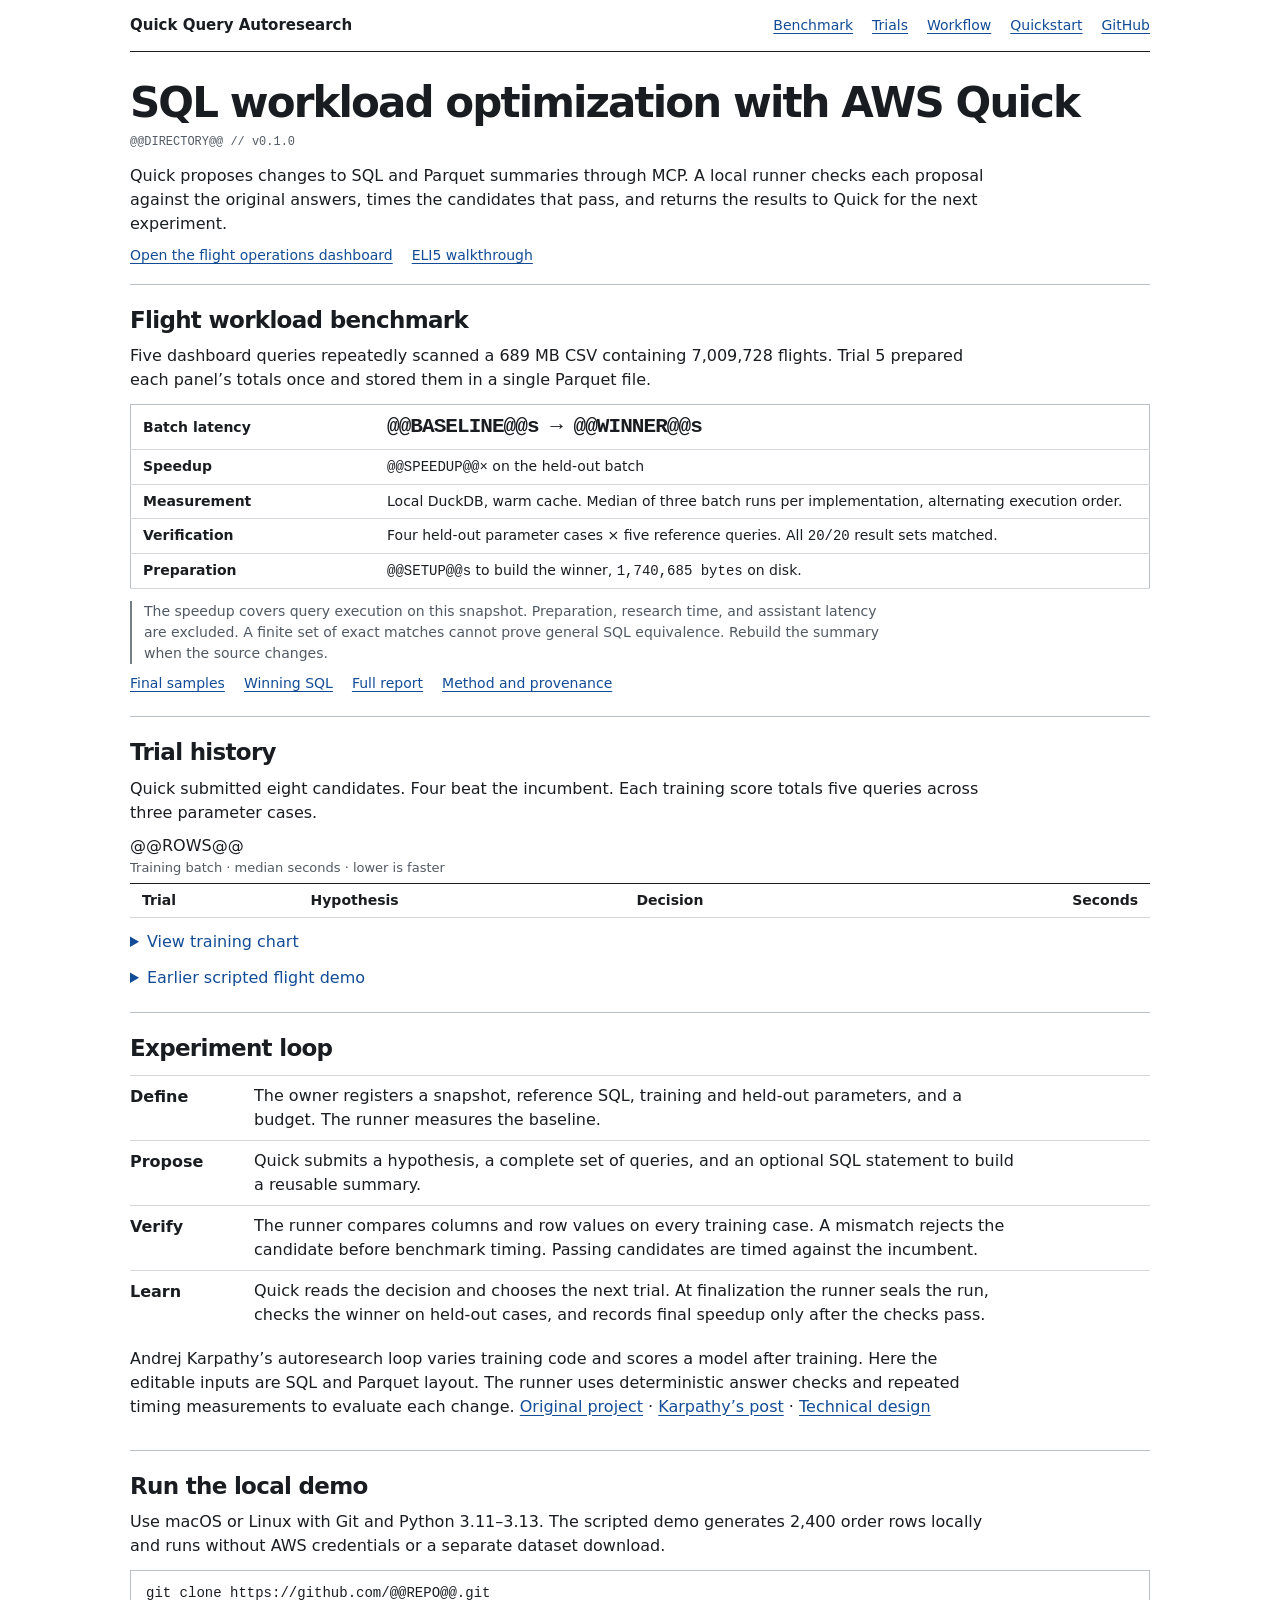
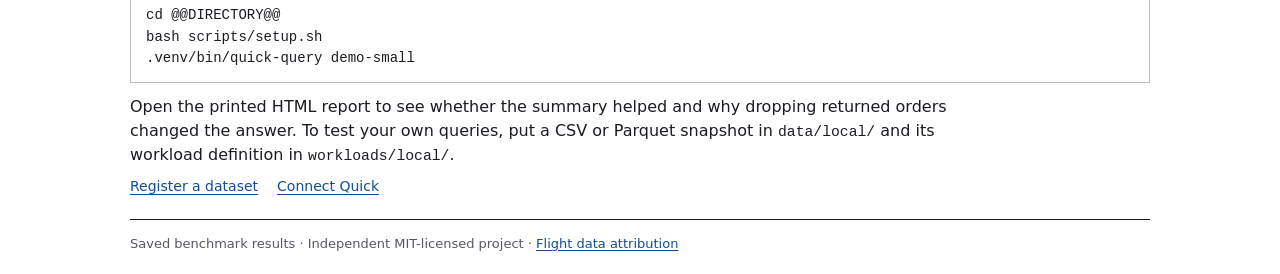
<file: docs/site/index.html>
<!doctype html>
<html lang="en">
<head>
  <meta charset="utf-8">
  <meta name="viewport" content="width=device-width, initial-scale=1">
  <title>AWS Quick Autoresearch · SQL benchmark</title>
  <meta name="description" content="Local DuckDB measurements, verified SQL, and a reproducible MCP experiment loop for AWS Quick.">
  <style>
    :root {
      color-scheme: light;
      --ink: #191d21;
      --muted: #515a64;
      --rule: #b9c0c6;
      --accent: #124c96;
      --mono: "IBM Plex Mono", ui-monospace, SFMono-Regular, Consolas, monospace;
    }
    * { box-sizing: border-box; }
    html { scroll-padding-top: 12px; }
    body { margin: 0; background: #fff; color: var(--ink); font: 16px/1.5 system-ui, sans-serif; }
    header, main, footer { width: min(100% - 36px, 1020px); margin-inline: auto; }
    header { display: flex; justify-content: space-between; align-items: baseline; gap: 12px 28px;
      flex-wrap: wrap; border-bottom: 1px solid var(--ink); padding: 14px 0; }
    header strong { font-size: 15px; }
    nav, .links { display: flex; flex-wrap: wrap; gap: 5px 19px; font-size: 14px; }
    a { color: var(--accent); text-underline-offset: .18em; }
    a:hover { text-decoration-thickness: 2px; }
    :focus-visible { outline: 2px solid var(--accent); outline-offset: 3px; }
    .skip { position: absolute; top: -4rem; background: white; padding: 6px; }
    .skip:focus { top: 0; }
    .intro { padding: 26px 0 18px; }
    h1, h2, dt { line-height: 1.2; font-weight: 680; }
    h1 { font-size: clamp(29px, 4vw, 42px); letter-spacing: -.045em; margin: 0 0 3px; }
    h2 { margin: 0 0 10px; font-size: 23px; letter-spacing: -.03em; }
    p { margin: 9px 0; max-width: 86ch; }
    .meta, figcaption, caption, footer { color: var(--muted); font-size: 13px; }
    .meta { margin: 0 0 12px; }
    section { padding: 22px 0; border-top: 1px solid var(--rule); }
    code, pre, .number { font-family: var(--mono); font-variant-numeric: tabular-nums; }
    code { font-size: .92em; overflow-wrap: anywhere; }
    pre { margin: 12px 0; padding: 12px 15px; border: 1px solid var(--rule);
      overflow-x: auto; font-size: 14px; line-height: 1.55; }
    pre code { font-size: inherit; overflow-wrap: normal; }
    table { border-collapse: collapse; width: 100%; font-size: 14px; }
    th, td { text-align: left; vertical-align: top; padding: 6px 12px; border-bottom: 1px solid #d5d9dd; }
    .bench { border: 1px solid var(--rule); margin: 12px 0; }
    .bench th { width: 24%; font-weight: 560; }
    .bench tr:first-child td { font-size: 21px; font-weight: 650; letter-spacing: -.045em; }
    .bench tr:first-child th { vertical-align: middle; }
    .bench tr:first-child { border-bottom: 1px solid var(--rule); }
    .limit { border-left: 2px solid #747d86; padding-left: 12px; color: var(--muted); font-size: 14px; }
    .scroll { overflow-x: auto; }
    caption { text-align: left; padding-bottom: 6px; }
    .trials thead { border-block: 1px solid var(--ink); }
    .trials td:first-child, .trials td:last-child { font-family: var(--mono); font-variant-numeric: tabular-nums; }
    .trials td:last-child, .trials th:last-child { text-align: right; }
    details { margin: 12px 0 0; }
    summary { cursor: pointer; color: var(--accent); width: fit-content; }
    figure { margin: 10px 0; }
    img { width: 100%; height: auto; display: block; }
    dl { margin: 12px 0; }
    dl > div { display: grid; grid-template-columns: 7rem 1fr; gap: 12px; padding: 8px 0; border-top: 1px solid #d5d9dd; }
    dt { padding-top: 3px; }
    dd { margin: 0; max-width: 76ch; }
    footer { border-top: 1px solid var(--ink); padding: 14px 0 25px; }
    @media (max-width: 600px) {
      header, main, footer { width: calc(100% - 28px); }
      .intro { padding-top: 20px; }
      th, td { padding: 6px; }
      .bench th { width: 30%; }
      .bench tr:first-child td { font-size: 17px; }
      dl > div { grid-template-columns: 4.7rem 1fr; gap: 8px; }
    }
  </style>
</head>
<body>
  <a class="skip" href="#main">Skip to content</a>
  <header>
    <strong>Quick Query Autoresearch</strong>
    <nav aria-label="Contents">
      <a href="#evidence">Benchmark</a><a href="#trials">Trials</a><a href="#method">Workflow</a><a href="#setup">Quickstart</a><a href="https://github.com/@@REPO@@">GitHub</a>
    </nav>
  </header>
  <main id="main">
    <div class="intro">
      <h1>SQL workload optimization with AWS Quick</h1>
      <p class="meta"><code>@@DIRECTORY@@ // v0.1.0</code></p>
      <p>Quick proposes changes to SQL and Parquet summaries through MCP. A local runner checks each proposal against the original answers, times the candidates that pass, and returns the results to Quick for the next experiment.</p>
      <div class="links"><a id="replay" href="flight-operations.html">Open the flight operations dashboard</a><a href="https://github.com/@@REPO@@/blob/main/docs/ELI5.md">ELI5 walkthrough</a></div>
    </div>
    <section id="evidence">
      <h2>Flight workload benchmark</h2>
      <p>Five dashboard queries repeatedly scanned a 689 MB CSV containing 7,009,728 flights. Trial 5 prepared each panel’s totals once and stored them in a single Parquet file.</p>
      <table class="bench" aria-label="Held-out benchmark measurements"><tbody>
        <tr><th scope="row">Batch latency</th><td class="number">@@BASELINE@@s → @@WINNER@@s</td></tr>
        <tr><th scope="row">Speedup</th><td><span class="number">@@SPEEDUP@@×</span> on the held-out batch</td></tr>
        <tr><th scope="row">Measurement</th><td>Local DuckDB, warm cache. Median of three batch runs per implementation, alternating execution order.</td></tr>
        <tr><th scope="row">Verification</th><td>Four held-out parameter cases × five reference queries. All <span class="number">20/20</span> result sets matched.</td></tr>
        <tr><th scope="row">Preparation</th><td><span class="number">@@SETUP@@s</span> to build the winner, <span class="number">1,740,685 bytes</span> on disk.</td></tr>
      </tbody></table>
      <p class="limit">The speedup covers query execution on this snapshot. Preparation, research time, and assistant latency are excluded. A finite set of exact matches cannot prove general SQL equivalence. Rebuild the summary when the source changes.</p>
      <div class="links"><a href="results/quick-led/final.json">Final samples</a><a href="results/quick-led/winner.json">Winning SQL</a><a href="results/quick-led/report.html">Full report</a><a href="https://github.com/@@REPO@@/blob/main/docs/RESULTS.md">Method and provenance</a></div>
    </section>
    <section id="trials">
      <h2>Trial history</h2>
      <p>Quick submitted eight candidates. Four beat the incumbent. Each training score totals five queries across three parameter cases.</p>
      <div class="scroll"><table class="trials"><caption>Training batch · median seconds · lower is faster</caption>
        <thead><tr><th scope="col">Trial</th><th scope="col">Hypothesis</th><th scope="col">Decision</th><th scope="col">Seconds</th></tr></thead>
        <tbody>@@ROWS@@</tbody>
      </table></div>
      <details><summary>View training chart</summary><figure><img loading="lazy" src="results/quick-led/progress.png" alt="Training time fell from 14.38 seconds at baseline to 0.0093 seconds at trial 5."><figcaption>Logarithmic time axis. The line tracks the best accepted score.</figcaption></figure></details>
      <details><summary>Earlier scripted flight demo</summary><p>A fixed sequence of proposals produced a 278.1× speedup on a different machine and included an incorrect candidate that the checker rejected. <a href="results/measured/report.html">Scripted run report</a></p></details>
    </section>
    <section id="method">
      <h2>Experiment loop</h2>
      <dl>
        <div><dt>Define</dt><dd>The owner registers a snapshot, reference SQL, training and held-out parameters, and a budget. The runner measures the baseline.</dd></div>
        <div><dt>Propose</dt><dd>Quick submits a hypothesis, a complete set of queries, and an optional SQL statement to build a reusable summary.</dd></div>
        <div><dt>Verify</dt><dd>The runner compares columns and row values on every training case. A mismatch rejects the candidate before benchmark timing. Passing candidates are timed against the incumbent.</dd></div>
        <div><dt>Learn</dt><dd>Quick reads the decision and chooses the next trial. At finalization the runner seals the run, checks the winner on held-out cases, and records final speedup only after the checks pass.</dd></div>
      </dl>
      <p>Andrej Karpathy’s autoresearch loop varies training code and scores a model after training. Here the editable inputs are SQL and Parquet layout. The runner uses deterministic answer checks and repeated timing measurements to evaluate each change. <a href="https://github.com/karpathy/autoresearch">Original project</a> · <a href="https://x.com/karpathy/status/2029701092347630069">Karpathy’s post</a> · <a href="https://github.com/@@REPO@@/blob/main/docs/ARCHITECTURE.md">Technical design</a></p>
    </section>
    <section id="setup">
      <h2>Run the local demo</h2>
      <p>Use macOS or Linux with Git and Python 3.11–3.13. The scripted demo generates 2,400 order rows locally and runs without AWS credentials or a separate dataset download.</p>
      <pre><code>git clone https://github.com/@@REPO@@.git
cd @@DIRECTORY@@
bash scripts/setup.sh
.venv/bin/quick-query demo-small</code></pre>
      <p>Open the printed HTML report to see whether the summary helped and why dropping returned orders changed the answer. To test your own queries, put a CSV or Parquet snapshot in <code>data/local/</code> and its workload definition in <code>workloads/local/</code>.</p>
      <div class="links"><a href="https://github.com/@@REPO@@/blob/main/docs/WORKLOADS.md">Register a dataset</a><a href="https://github.com/@@REPO@@/blob/main/docs/QUICK.md">Connect Quick</a></div>
    </section>
  </main>
  <script>if (location.hash === "#replay") location.replace("flight-operations.html");</script>
  <footer>Saved benchmark results · Independent MIT-licensed project · <a href="https://github.com/@@REPO@@/blob/main/DATA_SOURCES.md">Flight data attribution</a></footer>
</body>
</html>
</file>
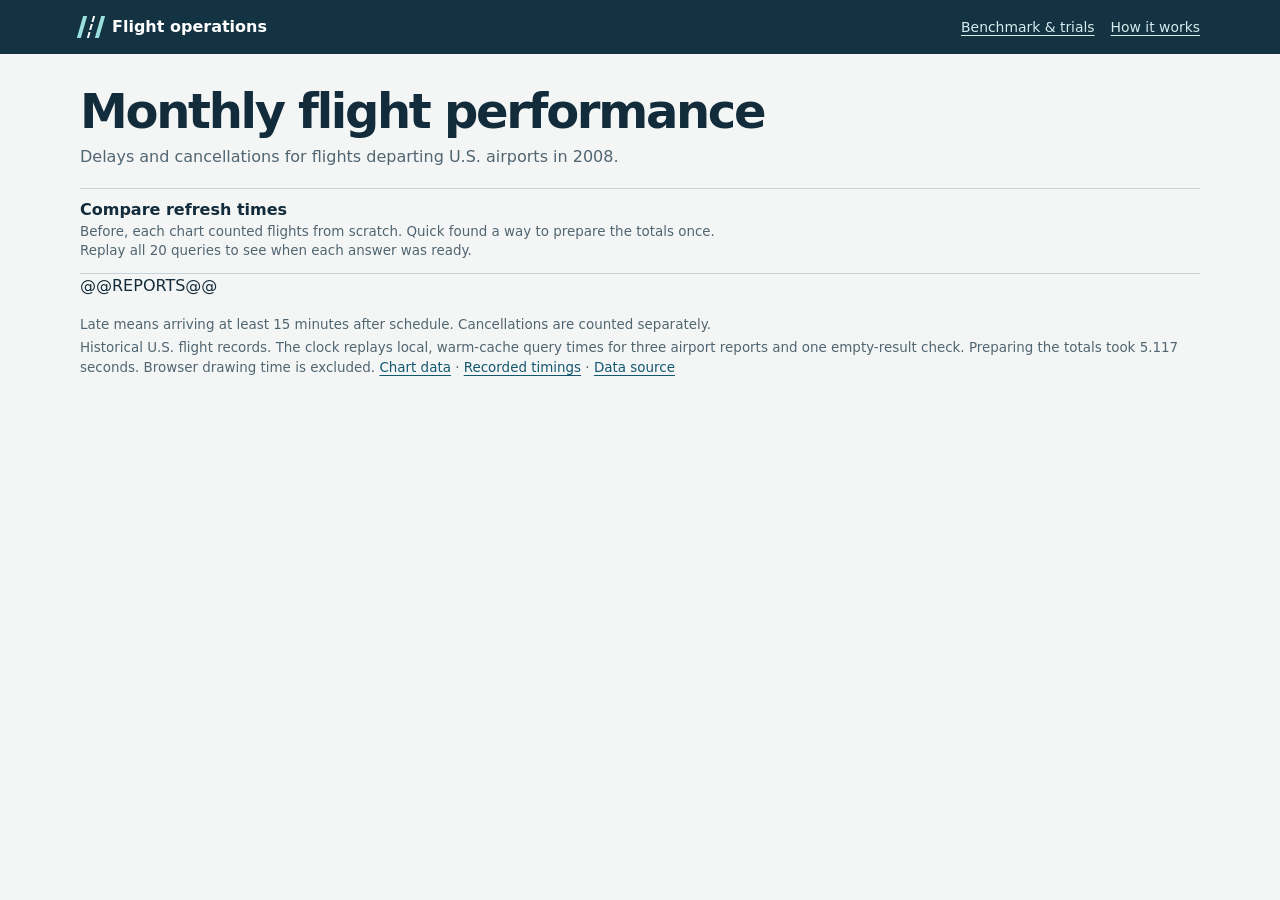
<file: docs/site/flight-operations.html>
<!doctype html>
<html lang="en">
<head>
  <meta charset="utf-8">
  <meta name="viewport" content="width=device-width, initial-scale=1">
  <title>Flight operations · Monthly performance</title>
  <link rel="stylesheet" href="flight-operations.css">
  <script defer src="replay.js"></script>
</head>
<body>
  <a class="skip" href="#reports">Skip to airport report</a>
  <header><div class="wrap mast"><strong><span class="runway" aria-hidden="true"></span>Flight operations</strong><nav><a href="index.html#evidence">Benchmark &amp; trials</a><a href="https://github.com/@@REPO@@/blob/main/docs/ELI5.md">How it works</a></nav></div></header>
  <main class="wrap">
    <div class="heading"><div><h1>Monthly flight performance</h1><p>Delays and cancellations for flights departing U.S. airports in 2008.</p></div>
      <label class="controls" hidden>Airport &amp; reporting month<select id="airport">@@OPTIONS@@</select></label>
    </div>
    <aside aria-label="Compare report refresh times">
      <div class="refresh"><div><h2>Compare refresh times</h2><p>Before, each chart counted flights from scratch. Quick found a way to prepare the totals once.<br>Replay all 20 queries to see when each answer was ready.</p></div>
        <div class="actions controls" hidden><button id="before" type="button">Replay before <b>@@BASELINE@@</b></button><button id="after" type="button">Replay after <b>@@WINNER@@</b></button></div>
      </div>
      <div class="playback controls" hidden><progress max="20" value="20" aria-label="Queries finished"></progress><span id="progress">20 of 20 queries finished</span><button id="skip" type="button" disabled>Skip to results</button></div>
      <span class="sr" role="status"></span>
      <noscript>The original batch took @@BASELINE@@. The prepared totals took @@WINNER@@. Chicago’s completed report is shown below.</noscript>
    </aside>
    <div id="reports">@@REPORTS@@</div>
    <footer><p>Late means arriving at least 15 minutes after schedule. Cancellations are counted separately.</p><p>Historical U.S. flight records. The clock replays local, warm-cache query times for three airport reports and one empty-result check. Preparing the totals took 5.117 seconds. Browser drawing time is excluded. <a href="results/quick-led/dashboard-preview.json">Chart data</a> · <a href="results/quick-led/final-measurements.json">Recorded timings</a> · <a href="https://github.com/@@REPO@@/blob/main/DATA_SOURCES.md">Data source</a></p></footer>
  </main>
  <script type="application/json" id="trace">@@TRACE@@</script>
</body>
</html>
</file>
<file: docs/site/flight-operations.css>
* { box-sizing: border-box; }
:root { --ink: #132c3c; --muted: #506572; --line: #c7d3d8; --blue: #176986; --paper: #fff; }
body { margin: 0; background: #f4f6f5; color: var(--ink); font: 16px/1.45 system-ui, sans-serif; }
.wrap { max-width: 1120px; width: calc(100% - 56px); margin: auto; }
header { background: #133342; color: #fff; }
.mast, nav, .heading, .refresh, .playback, .actions, .report-title { display: flex; align-items: center; gap: 16px; }
.mast, .heading, .refresh { justify-content: space-between; }
.mast { min-height: 54px; }
.mast strong { display: flex; align-items: center; gap: 10px; }
.runway { width: 22px; height: 22px; border-inline: 4px solid #9bdfdf; transform: skew(-16deg); position: relative; }
.runway:after { content: ''; position: absolute; left: 6px; height: 100%; border-left: 2px dashed white; }
a { color: #135770; text-underline-offset: 3px; }
nav a { color: #d6ecee; font-size: .87rem; }
h1, h2, h3, p, dl, dd { margin: 0; }
h1, h2, h3 { line-height: 1.15; }
.heading { margin: 30px 0 20px; }
h1 { font-size: clamp(1.8rem,4.4vw,3rem); letter-spacing: -.048em; }
.heading p, .refresh p, .report-title p, .unit, footer { color: var(--muted); }
.heading p { margin-top: 6px; }
label, .unit, .playback, footer, .refresh p { font-size: .84rem; }
select, button { font: inherit; color: var(--ink); cursor: pointer; }
select { display: block; padding: 7px 26px 7px 8px; border: 1px solid #879aa4; margin-top: 3px; background: white; }
aside { border-block: 1px solid var(--line); padding: 12px 0; }
.refresh h2 { font-size: 1rem; margin-bottom: 2px; }
.actions { gap: 6px; flex-wrap: wrap; }
.actions button { background: white; border: 1px solid #80959f; padding: 8px 10px; }
.actions #after { background: var(--ink); border-color: var(--ink); color: white; }
button b { margin-left: 5px; font-variant-numeric: tabular-nums; }
.playback { gap: 8px; margin-top: 7px; color: var(--muted); }
progress { width: 100px; height: 6px; accent-color: var(--blue); }
#skip { background: transparent; border: 0; text-decoration: underline; color: var(--blue); padding: 3px; }
#skip:disabled { visibility: hidden; }
.report-title { margin: 23px 0 10px; align-items: baseline; flex-wrap: wrap; gap: 4px 14px; }
.report-title h2 { font-size: 1.6rem; letter-spacing: -.035em; }
.totals { display: grid; grid-template-columns: repeat(3,1fr); background: var(--ink); color: white; padding: 15px 0; }
.totals div { padding-inline: 20px; }
.totals div + div { border-left: 1px solid #5d7683; }
.totals dt { font-size: .86rem; color: #d4e3e7; }
.totals dd { font-size: clamp(1.45rem,3vw,2.1rem); font-weight: 640; font-variant-numeric: tabular-nums; }
.questions { display: grid; grid-template-columns: repeat(6,minmax(0,1fr)); gap: 1px; background: var(--line); border: 1px solid var(--line); }
.panel { background: var(--paper); grid-column: span 2; padding: 18px 20px; }
.departure_hours { grid-column: span 4; }
.panel h3 { font-size: 1.06rem; }
.unit { margin: 3px 0 11px; }
.panel { display: grid; grid-template-rows: auto auto 1fr; }
.answer, .pending { grid-area: 3 / 1; }
.panel .answer[hidden] { display: block !important; visibility: hidden; }
.peak, .pending { font-size: .9rem; }
.pending { align-self: start; color: var(--muted); border-left: 2px solid var(--line); padding: 5px 9px; }
.hours, .ranks, .days { list-style: none; padding: 0; margin: 0; }
.hours { display: flex; height: 95px; gap: 3px; border-bottom: 1px solid #81949e; margin-top: 9px; }
.hours li { flex: 1; display: flex; align-items: end; }
.hours i, .ranks i { display: block; background: var(--blue); }
.hours i { width: 100%; }
.axis { display: grid; grid-template-columns: repeat(4,1fr); color: var(--muted); font-size: .73rem; }
summary { cursor: pointer; color: var(--blue); margin-top: 7px; font-size: .8rem; }
table { border-collapse: collapse; width: 100%; max-width: 360px; }
th, td { text-align: left; border-bottom: 1px solid var(--line); padding: 3px; font-size: .8rem; }
.ranks li, .days li { display: grid; grid-template-columns: 1fr auto; justify-content: space-between; font-size: .9rem; }
.ranks li { margin: 11px 0; }
.ranks i { height: 5px; grid-column: 1/-1; margin-top: 4px; }
.days li { border-bottom: 1px solid #e1e7e9; padding: 2px 0; }
.ranks b, .days b { font-variant-numeric: tabular-nums; }
footer { margin: 18px 0 32px; }
footer p { margin: 4px 0; }
.skip, .sr { position: absolute; width: 1px; height: 1px; overflow: hidden; clip-path: inset(50%); }
.skip:focus { width: auto; height: auto; clip-path: none; background: white; padding: 8px; }
:focus-visible { outline: 3px solid #b35b00; outline-offset: 2px; }
[hidden] { display: none !important; }
@media (max-width: 760px) {
  .wrap { width: calc(100% - 28px); }
  .heading, .refresh { align-items: flex-start; flex-direction: column; gap: 10px; }
  .panel { grid-column: span 3; }
  .departure_hours { grid-column: span 6; }
  .totals div { padding-inline: 10px; }
}
@media (max-width: 530px) {
  .mast { gap: 5px; flex-wrap: wrap; padding: 7px 0; }
  nav { gap: 10px; }
  nav a { font-size: .76rem; }
  .heading { margin-top: 19px; }
  .panel { grid-column: span 6; padding: 14px; }
  .totals dt { font-size: .75rem; min-height: 2.9em; }
  .actions { width: 100%; }
  .actions button { flex: 1; padding: 8px 4px; font-size: .88rem; }
  .playback { flex-wrap: wrap; }
}
</file>
